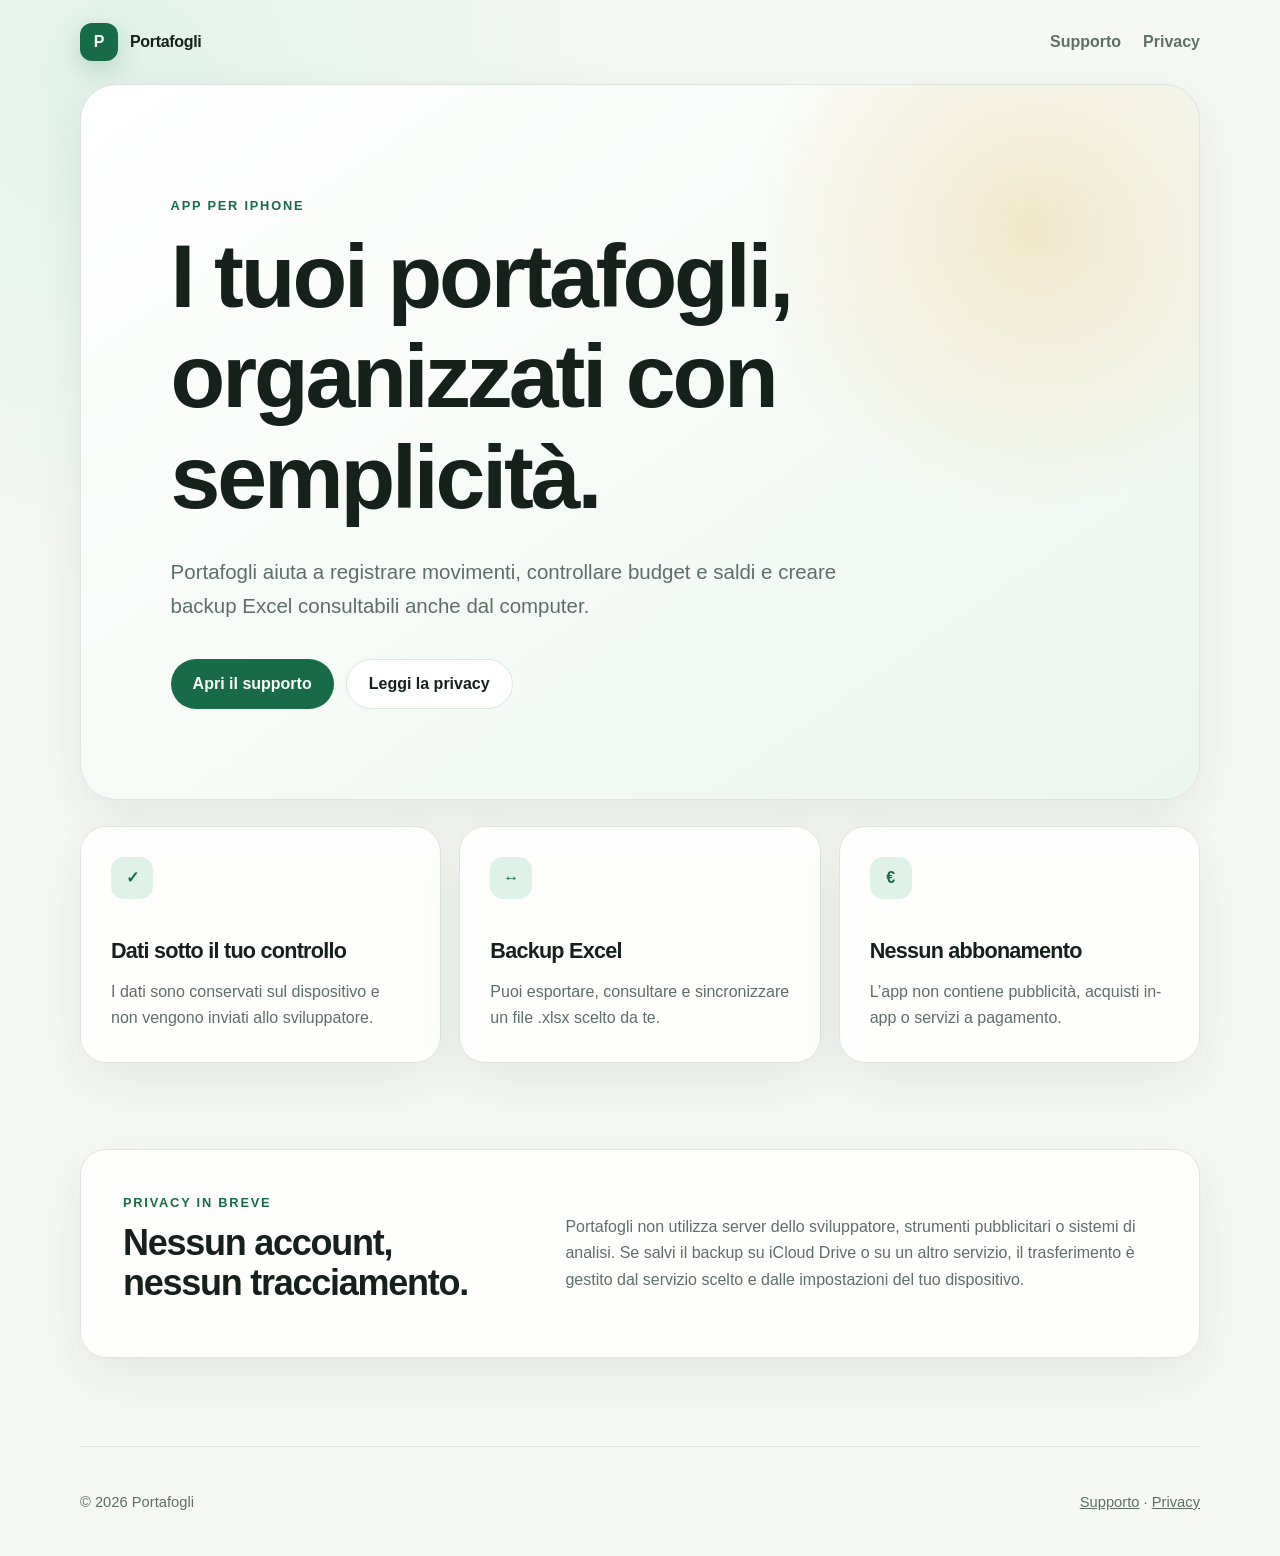
<file: index.html>
<!doctype html>
<html lang="it">
<head>
  <meta charset="utf-8">
  <meta name="viewport" content="width=device-width, initial-scale=1">
  <meta name="description" content="Assistenza e informativa sulla privacy dell'app Portafogli per iPhone.">
  <title>Portafogli — Supporto e privacy</title>
  <link rel="stylesheet" href="styles.css">
</head>
<body>
  <header class="site-header">
    <a class="brand" href="index.html" aria-label="Portafogli, pagina iniziale">
      <span class="brand-mark" aria-hidden="true">P</span>
      <span>Portafogli</span>
    </a>
    <nav aria-label="Navigazione principale">
      <a href="supporto.html">Supporto</a>
      <a href="privacy.html">Privacy</a>
    </nav>
  </header>

  <main>
    <section class="hero">
      <p class="eyebrow">App per iPhone</p>
      <h1>I tuoi portafogli, organizzati con semplicità.</h1>
      <p class="lead">Portafogli aiuta a registrare movimenti, controllare budget e saldi e creare backup Excel consultabili anche dal computer.</p>
      <div class="actions">
        <a class="button primary" href="supporto.html">Apri il supporto</a>
        <a class="button secondary" href="privacy.html">Leggi la privacy</a>
      </div>
    </section>

    <section class="feature-grid" aria-label="Caratteristiche principali">
      <article class="card">
        <span class="card-icon" aria-hidden="true">✓</span>
        <h2>Dati sotto il tuo controllo</h2>
        <p>I dati sono conservati sul dispositivo e non vengono inviati allo sviluppatore.</p>
      </article>
      <article class="card">
        <span class="card-icon" aria-hidden="true">↔</span>
        <h2>Backup Excel</h2>
        <p>Puoi esportare, consultare e sincronizzare un file <span class="nowrap">.xlsx</span> scelto da te.</p>
      </article>
      <article class="card">
        <span class="card-icon" aria-hidden="true">€</span>
        <h2>Nessun abbonamento</h2>
        <p>L’app non contiene pubblicità, acquisti in-app o servizi a pagamento.</p>
      </article>
    </section>

    <section class="privacy-note">
      <div>
        <p class="eyebrow">Privacy in breve</p>
        <h2>Nessun account, nessun tracciamento.</h2>
      </div>
      <p>Portafogli non utilizza server dello sviluppatore, strumenti pubblicitari o sistemi di analisi. Se salvi il backup su iCloud Drive o su un altro servizio, il trasferimento è gestito dal servizio scelto e dalle impostazioni del tuo dispositivo.</p>
    </section>
  </main>

  <footer>
    <span>© 2026 Portafogli</span>
    <span><a href="supporto.html">Supporto</a> · <a href="privacy.html">Privacy</a></span>
  </footer>
</body>
</html>
</file>
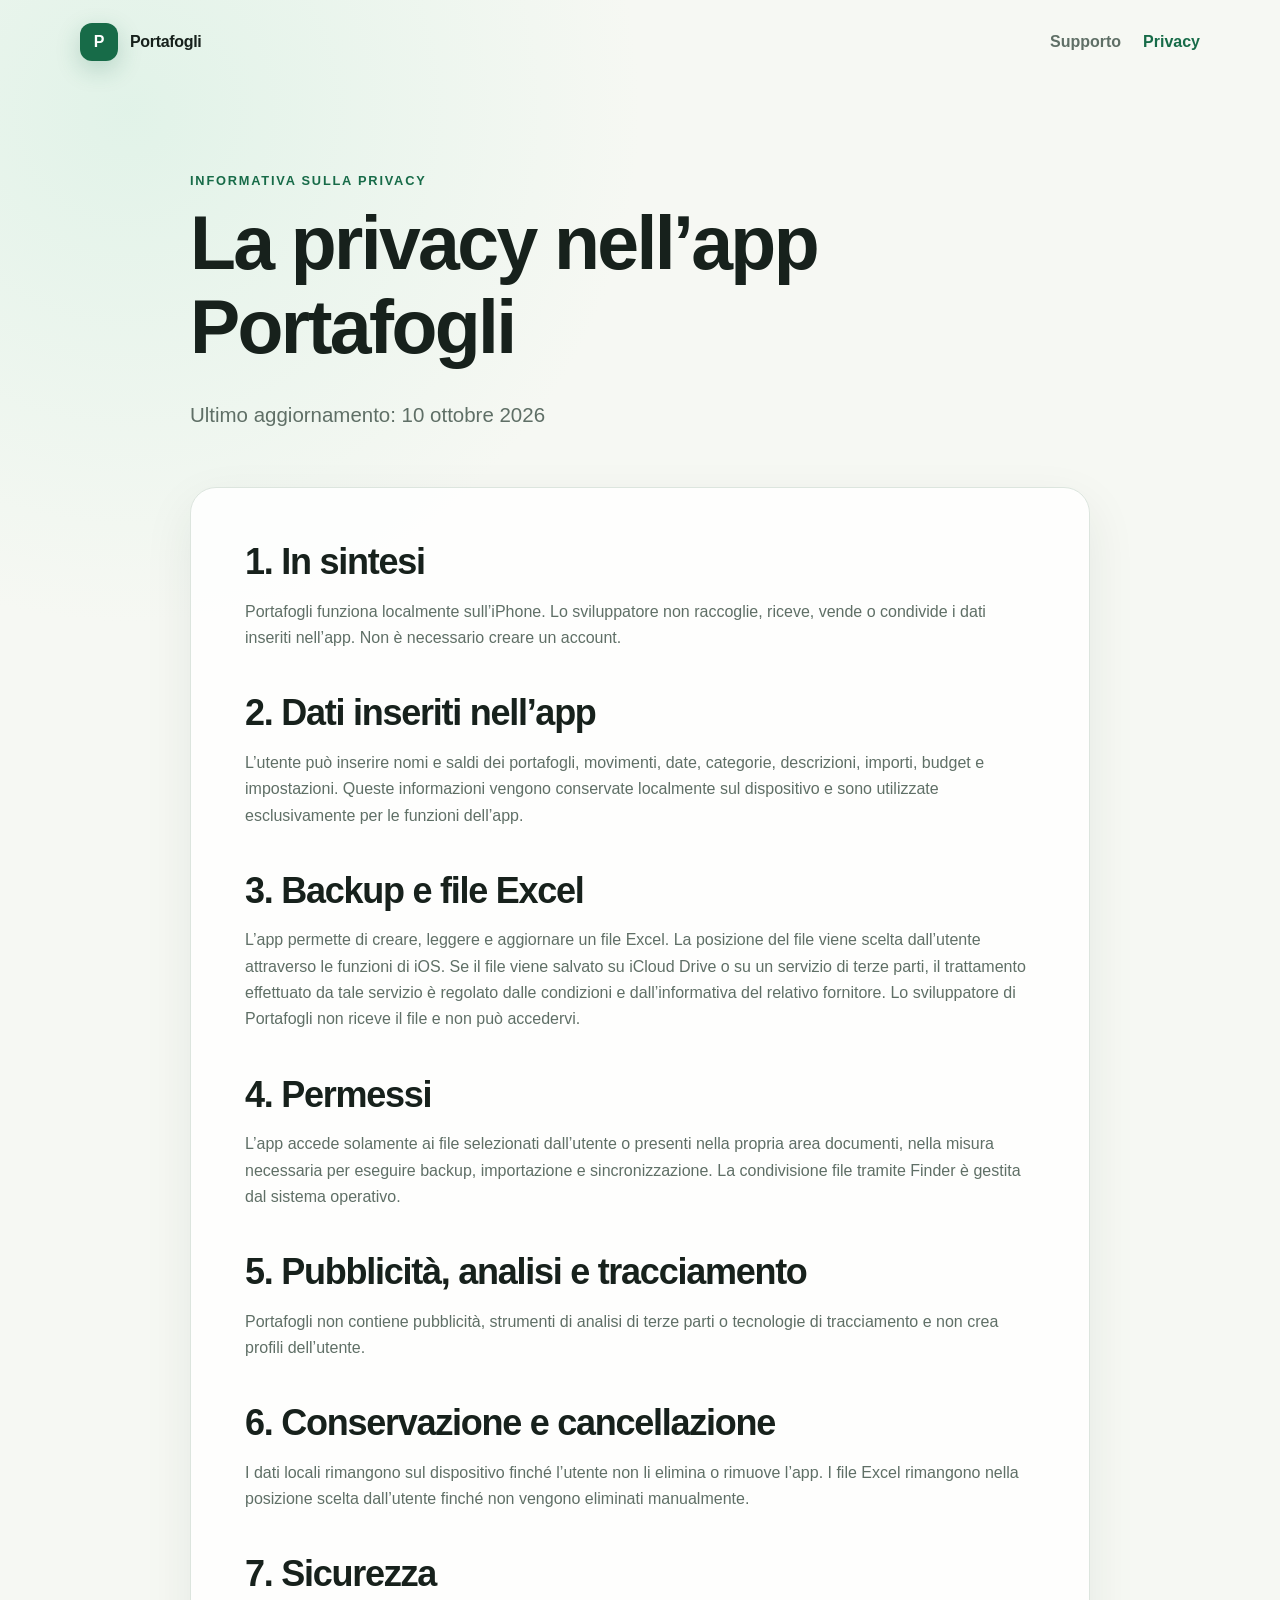
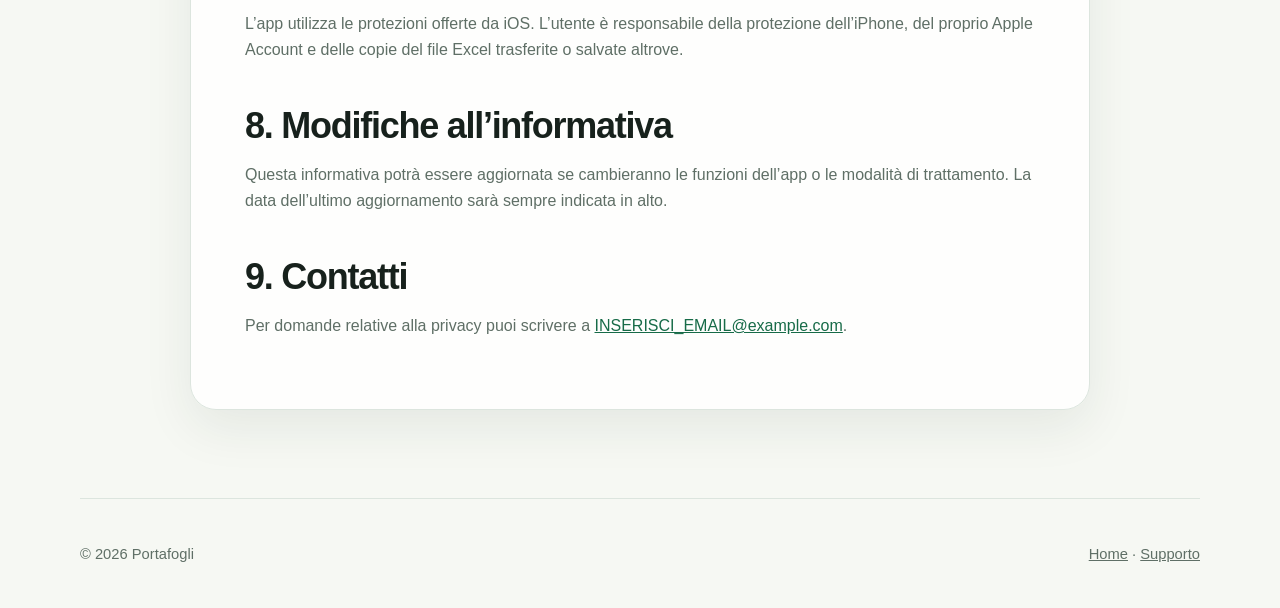
<file: privacy.html>
<!doctype html>
<html lang="it">
<head>
  <meta charset="utf-8">
  <meta name="viewport" content="width=device-width, initial-scale=1">
  <meta name="description" content="Informativa sulla privacy dell'app Portafogli per iPhone.">
  <title>Privacy — Portafogli</title>
  <link rel="stylesheet" href="styles.css">
</head>
<body>
  <header class="site-header">
    <a class="brand" href="index.html" aria-label="Portafogli, pagina iniziale">
      <span class="brand-mark" aria-hidden="true">P</span>
      <span>Portafogli</span>
    </a>
    <nav aria-label="Navigazione principale">
      <a href="supporto.html">Supporto</a>
      <a class="active" href="privacy.html" aria-current="page">Privacy</a>
    </nav>
  </header>

  <main class="content-page legal-page">
    <section class="page-heading">
      <p class="eyebrow">Informativa sulla privacy</p>
      <h1>La privacy nell’app Portafogli</h1>
      <p class="lead">Ultimo aggiornamento: 10 ottobre 2026</p>
    </section>

    <section class="article-section">
      <h2>1. In sintesi</h2>
      <p>Portafogli funziona localmente sull’iPhone. Lo sviluppatore non raccoglie, riceve, vende o condivide i dati inseriti nell’app. Non è necessario creare un account.</p>

      <h2>2. Dati inseriti nell’app</h2>
      <p>L’utente può inserire nomi e saldi dei portafogli, movimenti, date, categorie, descrizioni, importi, budget e impostazioni. Queste informazioni vengono conservate localmente sul dispositivo e sono utilizzate esclusivamente per le funzioni dell’app.</p>

      <h2>3. Backup e file Excel</h2>
      <p>L’app permette di creare, leggere e aggiornare un file Excel. La posizione del file viene scelta dall’utente attraverso le funzioni di iOS. Se il file viene salvato su iCloud Drive o su un servizio di terze parti, il trattamento effettuato da tale servizio è regolato dalle condizioni e dall’informativa del relativo fornitore. Lo sviluppatore di Portafogli non riceve il file e non può accedervi.</p>

      <h2>4. Permessi</h2>
      <p>L’app accede solamente ai file selezionati dall’utente o presenti nella propria area documenti, nella misura necessaria per eseguire backup, importazione e sincronizzazione. La condivisione file tramite Finder è gestita dal sistema operativo.</p>

      <h2>5. Pubblicità, analisi e tracciamento</h2>
      <p>Portafogli non contiene pubblicità, strumenti di analisi di terze parti o tecnologie di tracciamento e non crea profili dell’utente.</p>

      <h2>6. Conservazione e cancellazione</h2>
      <p>I dati locali rimangono sul dispositivo finché l’utente non li elimina o rimuove l’app. I file Excel rimangono nella posizione scelta dall’utente finché non vengono eliminati manualmente.</p>

      <h2>7. Sicurezza</h2>
      <p>L’app utilizza le protezioni offerte da iOS. L’utente è responsabile della protezione dell’iPhone, del proprio Apple Account e delle copie del file Excel trasferite o salvate altrove.</p>

      <h2>8. Modifiche all’informativa</h2>
      <p>Questa informativa potrà essere aggiornata se cambieranno le funzioni dell’app o le modalità di trattamento. La data dell’ultimo aggiornamento sarà sempre indicata in alto.</p>

      <h2>9. Contatti</h2>
      <p>Per domande relative alla privacy puoi scrivere a <a href="mailto:INSERISCI_EMAIL@example.com">INSERISCI_EMAIL@example.com</a>.</p>
    </section>
  </main>

  <footer>
    <span>© 2026 Portafogli</span>
    <span><a href="index.html">Home</a> · <a href="supporto.html">Supporto</a></span>
  </footer>
</body>
</html>
</file>
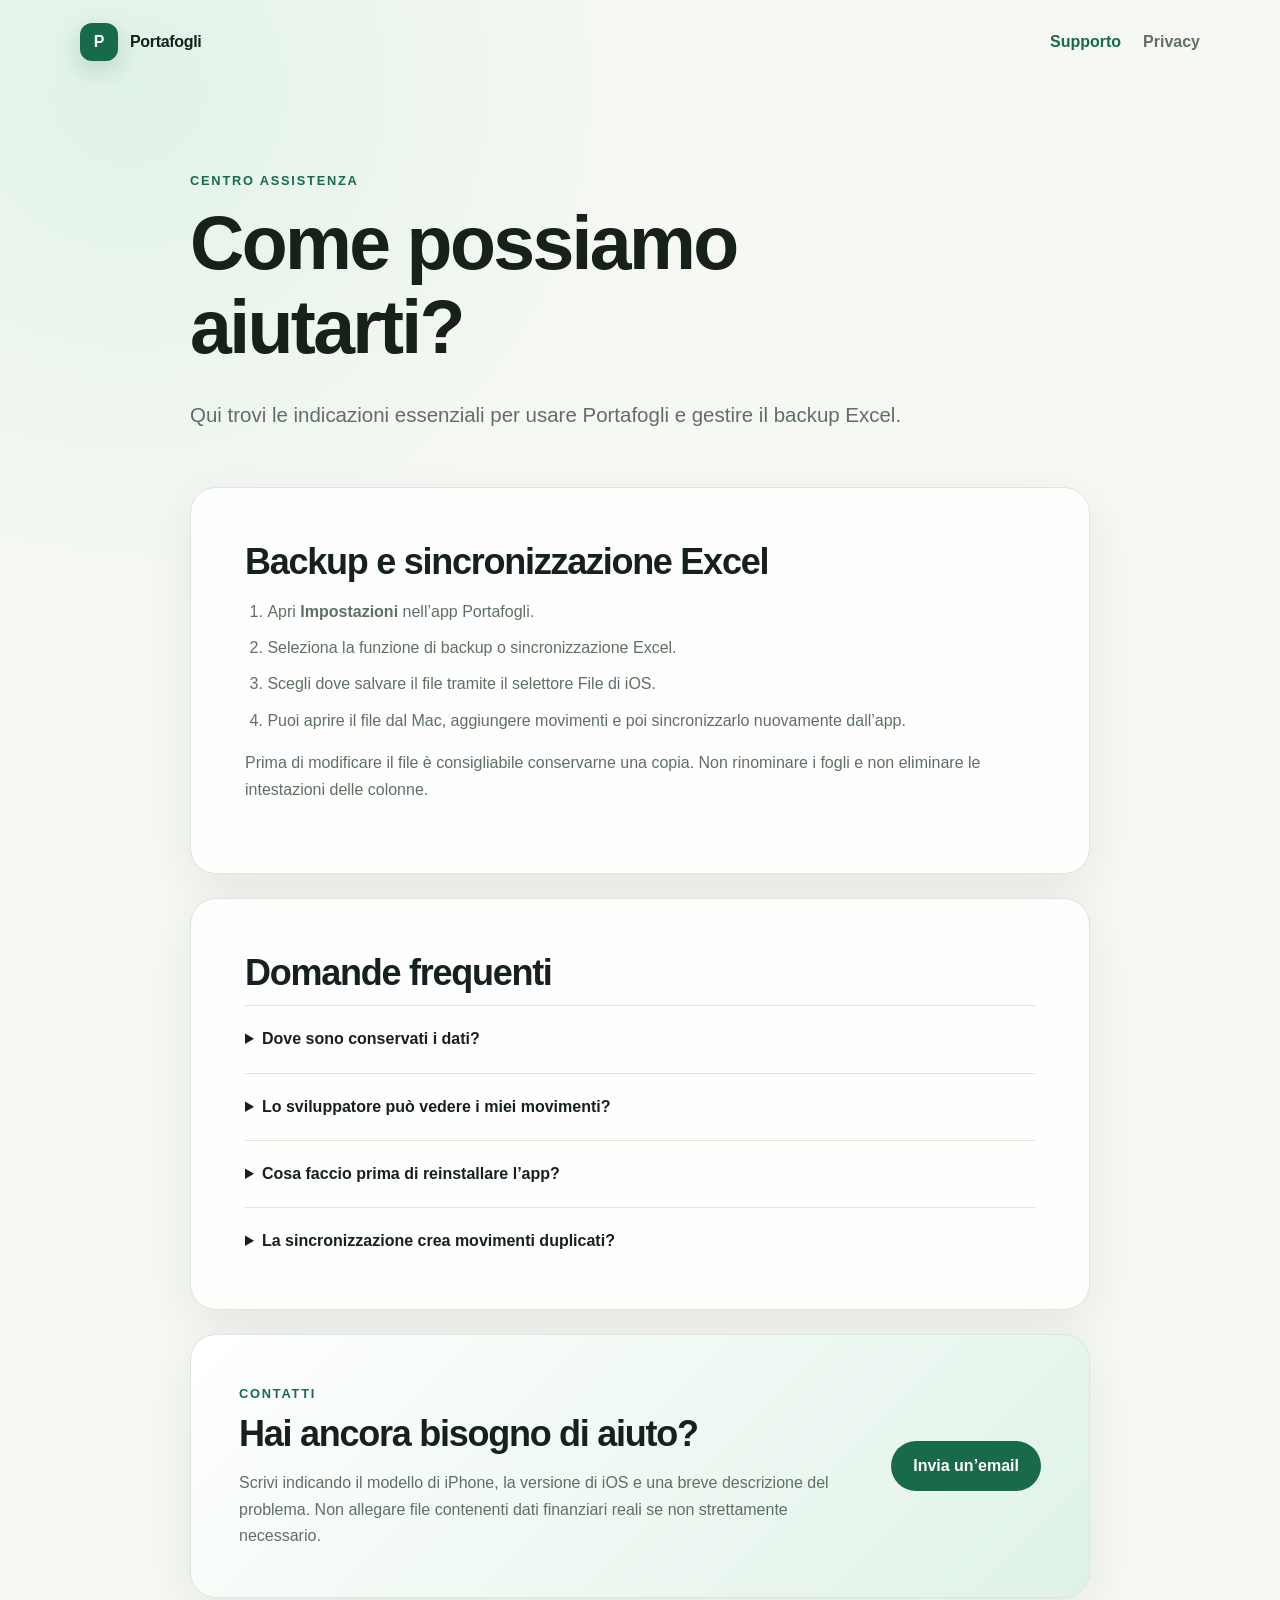
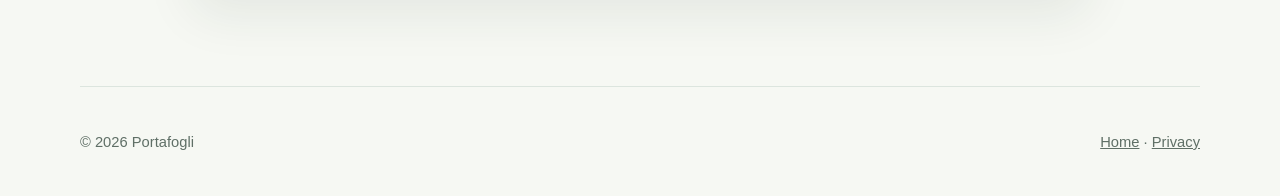
<file: supporto.html>
<!doctype html>
<html lang="it">
<head>
  <meta charset="utf-8">
  <meta name="viewport" content="width=device-width, initial-scale=1">
  <meta name="description" content="Assistenza per l'app Portafogli per iPhone.">
  <title>Supporto — Portafogli</title>
  <link rel="stylesheet" href="styles.css">
</head>
<body>
  <header class="site-header">
    <a class="brand" href="index.html" aria-label="Portafogli, pagina iniziale">
      <span class="brand-mark" aria-hidden="true">P</span>
      <span>Portafogli</span>
    </a>
    <nav aria-label="Navigazione principale">
      <a class="active" href="supporto.html" aria-current="page">Supporto</a>
      <a href="privacy.html">Privacy</a>
    </nav>
  </header>

  <main class="content-page">
    <section class="page-heading">
      <p class="eyebrow">Centro assistenza</p>
      <h1>Come possiamo aiutarti?</h1>
      <p class="lead">Qui trovi le indicazioni essenziali per usare Portafogli e gestire il backup Excel.</p>
    </section>

    <section class="article-section">
      <h2>Backup e sincronizzazione Excel</h2>
      <ol class="steps">
        <li>Apri <strong>Impostazioni</strong> nell’app Portafogli.</li>
        <li>Seleziona la funzione di backup o sincronizzazione Excel.</li>
        <li>Scegli dove salvare il file tramite il selettore File di iOS.</li>
        <li>Puoi aprire il file dal Mac, aggiungere movimenti e poi sincronizzarlo nuovamente dall’app.</li>
      </ol>
      <p>Prima di modificare il file è consigliabile conservarne una copia. Non rinominare i fogli e non eliminare le intestazioni delle colonne.</p>
    </section>

    <section class="faq" aria-labelledby="faq-title">
      <h2 id="faq-title">Domande frequenti</h2>

      <details>
        <summary>Dove sono conservati i dati?</summary>
        <p>I dati dell’app sono conservati sull’iPhone. Il file Excel viene salvato nella posizione scelta dall’utente, per esempio “Su iPhone”, iCloud Drive o un altro servizio disponibile nell’app File.</p>
      </details>

      <details>
        <summary>Lo sviluppatore può vedere i miei movimenti?</summary>
        <p>No. L’app non invia allo sviluppatore portafogli, saldi, budget o movimenti.</p>
      </details>

      <details>
        <summary>Cosa faccio prima di reinstallare l’app?</summary>
        <p>Esporta un backup Excel e verifica che sia leggibile. La rimozione dell’app può eliminare i dati memorizzati localmente.</p>
      </details>

      <details>
        <summary>La sincronizzazione crea movimenti duplicati?</summary>
        <p>L’app confronta i movimenti già presenti e importa soltanto quelli nuovi riconosciuti. È comunque consigliabile non modificare manualmente le colonne tecniche del file.</p>
      </details>
    </section>

    <section class="contact-card">
      <div>
        <p class="eyebrow">Contatti</p>
        <h2>Hai ancora bisogno di aiuto?</h2>
        <p>Scrivi indicando il modello di iPhone, la versione di iOS e una breve descrizione del problema. Non allegare file contenenti dati finanziari reali se non strettamente necessario.</p>
      </div>
      <a class="button primary" href="mailto:gianluca.mirabelli@gmail.com">Invia un’email</a>
    </section>
  </main>

  <footer>
    <span>© 2026 Portafogli</span>
    <span><a href="index.html">Home</a> · <a href="privacy.html">Privacy</a></span>
  </footer>
</body>
</html>
</file>
<file: styles.css>
:root {
  color-scheme: light;
  --ink: #17211c;
  --muted: #5f6f66;
  --paper: #f6f8f3;
  --surface: #ffffff;
  --line: #dce5de;
  --green: #176b48;
  --green-dark: #0f5236;
  --mint: #dff2e7;
  --gold: #e6b958;
  --shadow: 0 18px 50px rgba(23, 55, 39, 0.08);
}

* { box-sizing: border-box; }

html { scroll-behavior: smooth; }

body {
  margin: 0;
  background:
    radial-gradient(circle at 10% 5%, rgba(223, 242, 231, 0.9), transparent 32rem),
    var(--paper);
  color: var(--ink);
  font-family: -apple-system, BlinkMacSystemFont, "Segoe UI", sans-serif;
  line-height: 1.65;
}

a { color: var(--green); }
a:hover { color: var(--green-dark); }

.site-header,
main,
footer {
  width: min(1120px, calc(100% - 40px));
  margin-inline: auto;
}

.site-header {
  min-height: 84px;
  display: flex;
  align-items: center;
  justify-content: space-between;
  gap: 24px;
}

.brand {
  display: inline-flex;
  align-items: center;
  gap: 12px;
  color: var(--ink);
  font-weight: 760;
  text-decoration: none;
  letter-spacing: -0.02em;
}

.brand-mark {
  width: 38px;
  height: 38px;
  display: grid;
  place-items: center;
  border-radius: 12px;
  background: var(--green);
  color: white;
  box-shadow: 0 8px 24px rgba(23, 107, 72, 0.22);
}

nav { display: flex; gap: 22px; }
nav a { color: var(--muted); text-decoration: none; font-weight: 650; }
nav a.active, nav a:hover { color: var(--green); }

.hero {
  min-height: 560px;
  padding: 110px 7vw 90px;
  display: flex;
  flex-direction: column;
  justify-content: center;
  align-items: flex-start;
  border: 1px solid var(--line);
  border-radius: 36px;
  background:
    radial-gradient(circle at 85% 20%, rgba(230, 185, 88, 0.27), transparent 18rem),
    linear-gradient(145deg, #ffffff, #edf6ef);
  box-shadow: var(--shadow);
}

.eyebrow {
  margin: 0 0 10px;
  color: var(--green);
  font-size: 0.8rem;
  font-weight: 800;
  letter-spacing: 0.14em;
  text-transform: uppercase;
}

h1, h2 { line-height: 1.12; letter-spacing: -0.035em; }
h1 { max-width: 760px; margin: 0; font-size: clamp(2.6rem, 7vw, 5.6rem); }
h2 { margin: 0 0 12px; font-size: clamp(1.45rem, 3vw, 2.25rem); }

.lead {
  max-width: 720px;
  margin: 28px 0 0;
  color: var(--muted);
  font-size: clamp(1.05rem, 2vw, 1.28rem);
}

.actions { display: flex; flex-wrap: wrap; gap: 12px; margin-top: 36px; }
.button {
  display: inline-flex;
  min-height: 50px;
  align-items: center;
  justify-content: center;
  padding: 0 22px;
  border-radius: 999px;
  font-weight: 750;
  text-decoration: none;
  transition: transform 160ms ease, background 160ms ease;
}
.button:hover { transform: translateY(-2px); }
.button.primary { background: var(--green); color: white; }
.button.primary:hover { background: var(--green-dark); color: white; }
.button.secondary { border: 1px solid var(--line); background: white; color: var(--ink); }

.feature-grid {
  display: grid;
  grid-template-columns: repeat(3, 1fr);
  gap: 18px;
  margin: 26px 0 86px;
}

.card,
.article-section,
.faq,
.contact-card,
.privacy-note {
  border: 1px solid var(--line);
  border-radius: 26px;
  background: rgba(255, 255, 255, 0.86);
  box-shadow: var(--shadow);
}

.card { padding: 30px; }
.card h2 { font-size: 1.35rem; }
.card p { margin-bottom: 0; color: var(--muted); }
.card-icon {
  width: 42px;
  height: 42px;
  display: grid;
  place-items: center;
  margin-bottom: 40px;
  border-radius: 13px;
  background: var(--mint);
  color: var(--green);
  font-weight: 850;
}

.privacy-note {
  margin-bottom: 88px;
  padding: 42px;
  display: grid;
  grid-template-columns: 0.8fr 1.2fr;
  align-items: center;
  gap: 48px;
}
.privacy-note p:last-child { margin: 0; color: var(--muted); }

.content-page { max-width: 900px; }
.page-heading { padding: 86px 0 56px; }
.page-heading h1 { max-width: 820px; font-size: clamp(2.5rem, 7vw, 4.7rem); }
.article-section, .faq { padding: clamp(28px, 5vw, 54px); margin-bottom: 24px; }
.article-section h2:not(:first-child) { margin-top: 42px; }
.article-section p, .faq p, .steps { color: var(--muted); }
.steps { padding-left: 1.4rem; }
.steps li + li { margin-top: 10px; }

details { border-top: 1px solid var(--line); padding: 20px 0; }
details:last-child { padding-bottom: 0; }
summary { cursor: pointer; color: var(--ink); font-weight: 730; }
details p { margin-bottom: 0; }

.contact-card {
  margin: 24px 0 88px;
  padding: clamp(28px, 5vw, 48px);
  display: flex;
  align-items: center;
  justify-content: space-between;
  gap: 30px;
  background: linear-gradient(135deg, white, var(--mint));
}
.contact-card p:not(.eyebrow) { max-width: 610px; margin-bottom: 0; color: var(--muted); }
.contact-card .button { flex: 0 0 auto; }

.legal-page .article-section { margin-bottom: 88px; }
.nowrap { white-space: nowrap; }

footer {
  min-height: 110px;
  display: flex;
  justify-content: space-between;
  align-items: center;
  gap: 20px;
  border-top: 1px solid var(--line);
  color: var(--muted);
  font-size: 0.92rem;
}
footer a { color: inherit; }

@media (max-width: 760px) {
  .site-header, main, footer { width: min(100% - 28px, 1120px); }
  .site-header { min-height: 72px; }
  nav { gap: 14px; }
  .hero { min-height: auto; padding: 70px 24px; border-radius: 26px; }
  .feature-grid { grid-template-columns: 1fr; }
  .card-icon { margin-bottom: 24px; }
  .privacy-note { grid-template-columns: 1fr; gap: 10px; padding: 30px; }
  .contact-card { align-items: flex-start; flex-direction: column; }
  footer { align-items: flex-start; flex-direction: column; justify-content: center; }
}

@media (prefers-reduced-motion: reduce) {
  html { scroll-behavior: auto; }
  .button { transition: none; }
}
</file>
